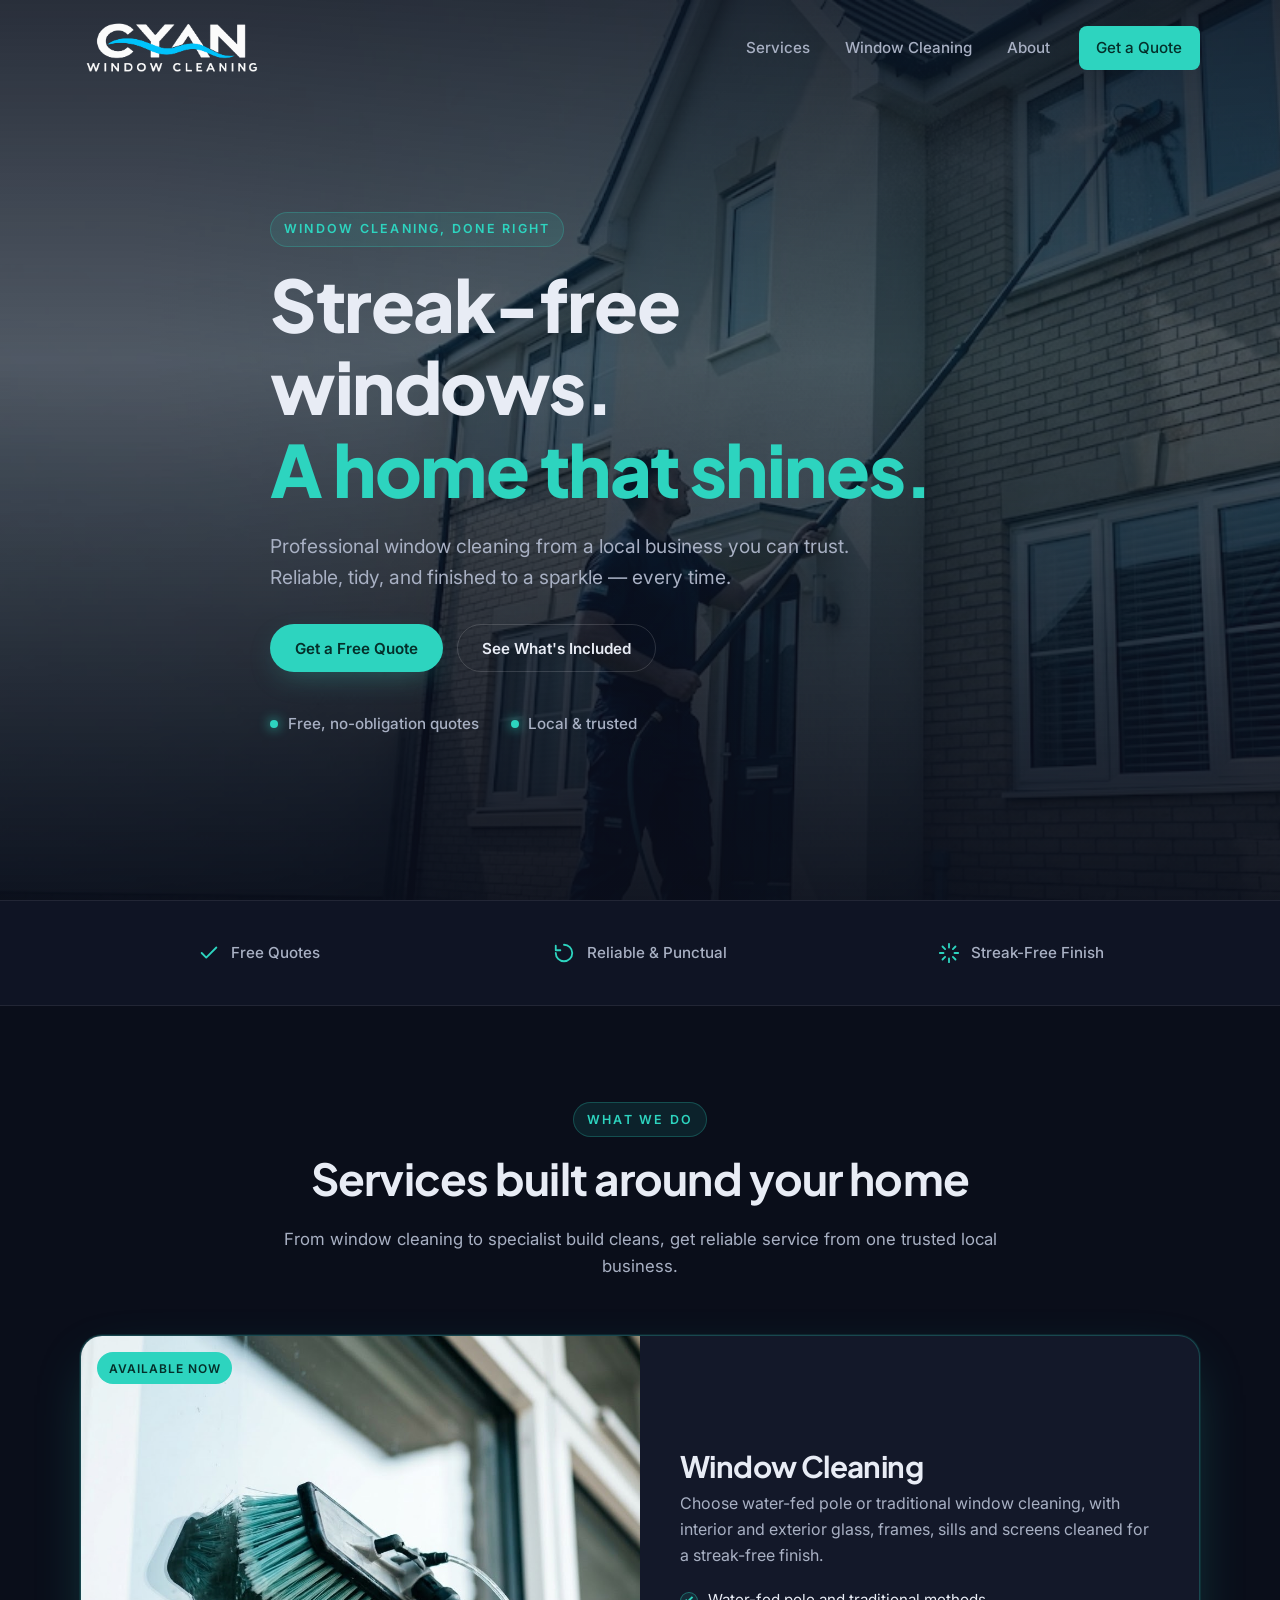
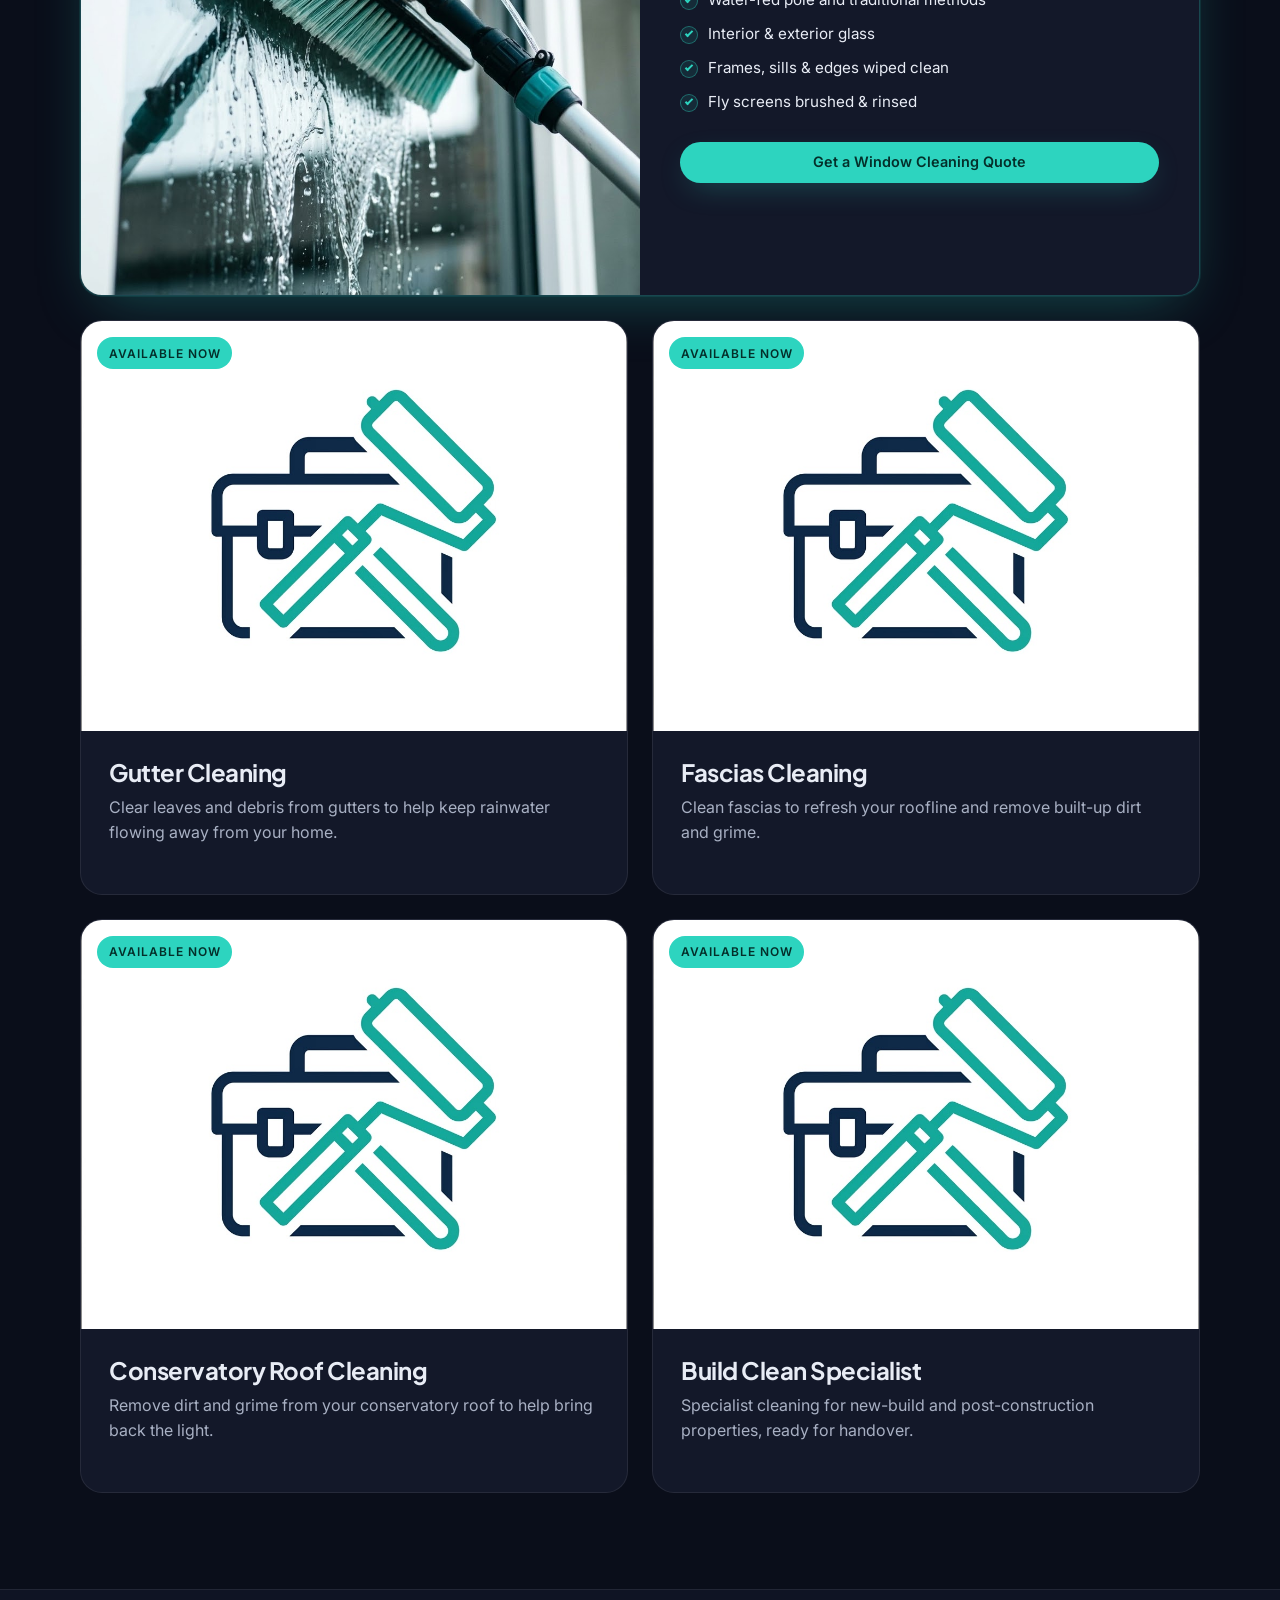
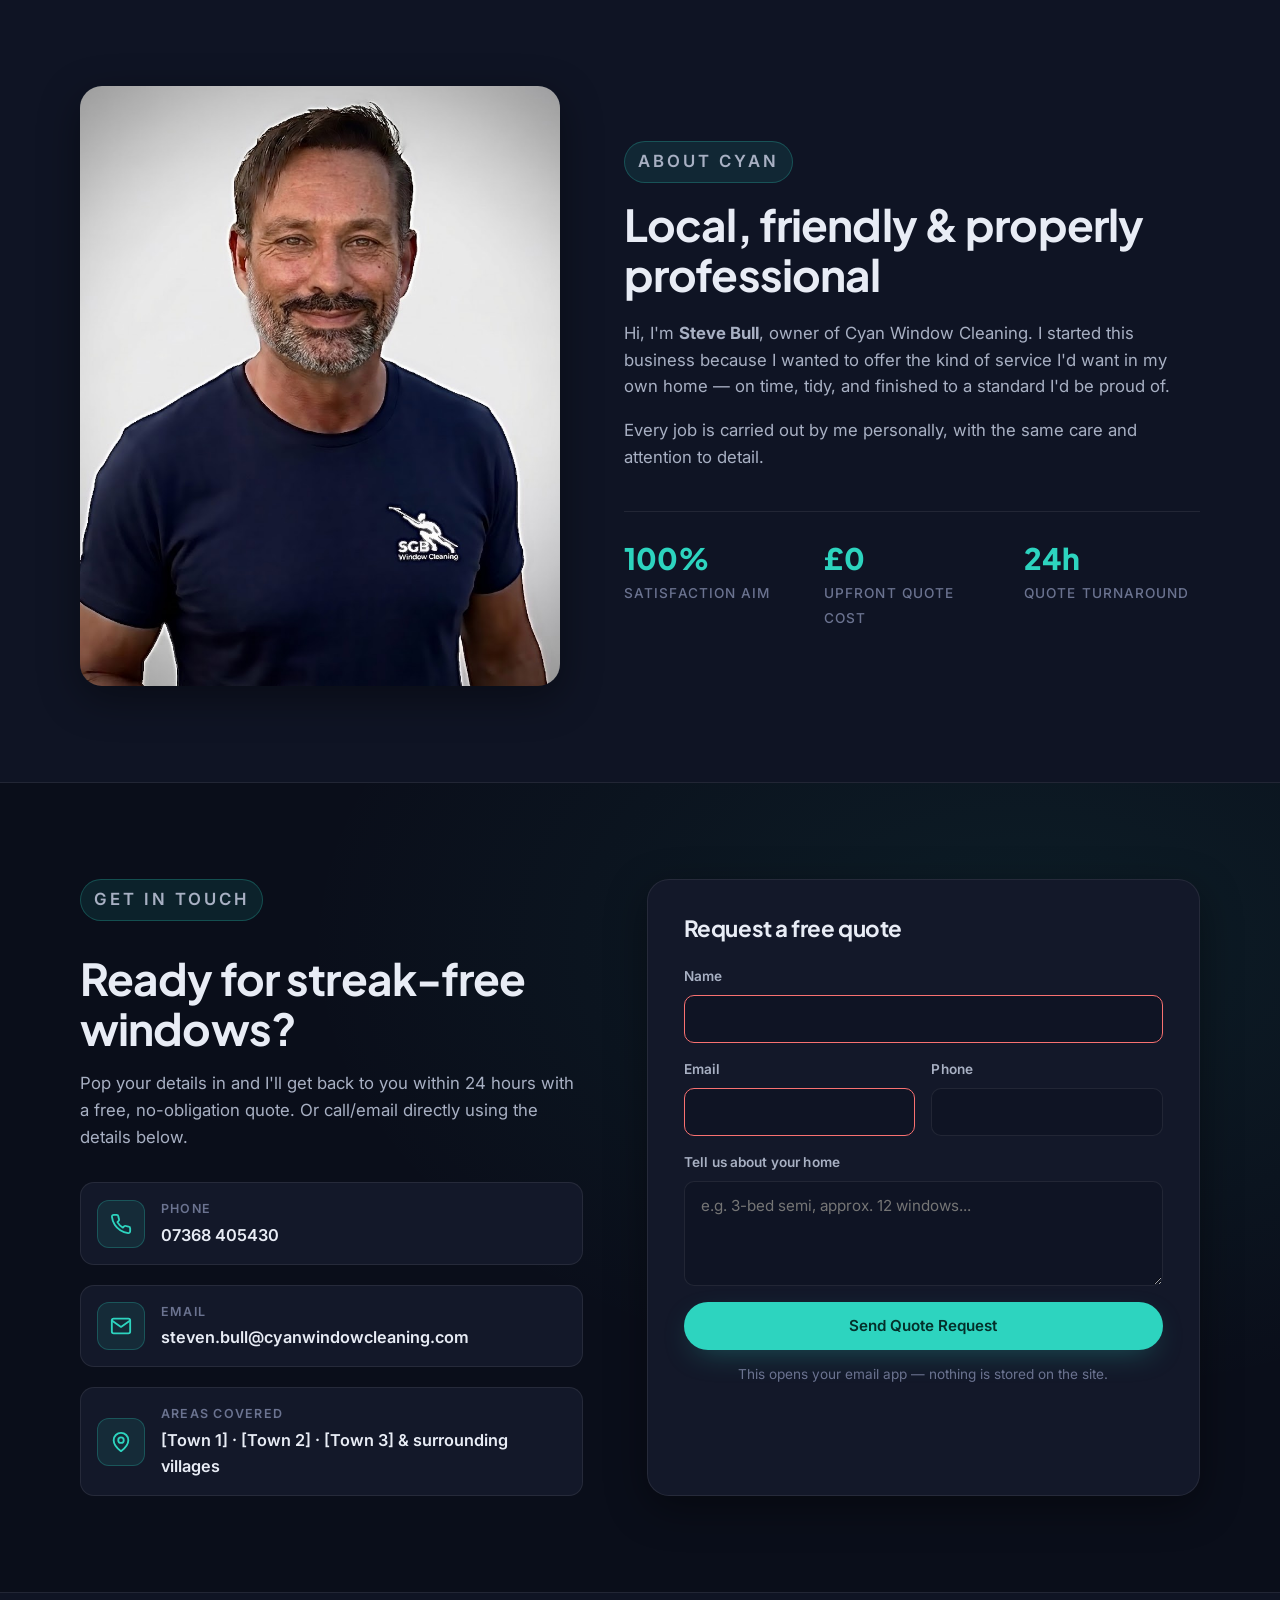
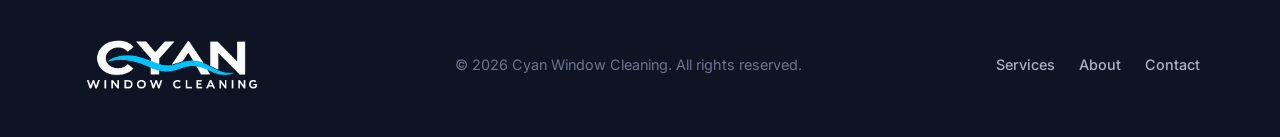
<file: index.html>
<!DOCTYPE html>
<html lang="en">
<head>
    <meta charset="UTF-8">
    <meta name="viewport" content="width=device-width, initial-scale=1.0">
    <meta name="description" content="Cyan Window Cleaning - Professional window cleaning services. Streak-free windows, reliable service, free quotes.">
    <meta name="theme-color" content="#0a0e1a">
    <title>Cyan Window Cleaning | Professional Window Cleaning</title>
    <link rel="icon" type="image/jpeg" href="assets/images/favicon.jpg">
    <link rel="preconnect" href="https://fonts.googleapis.com">
    <link rel="preconnect" href="https://fonts.gstatic.com" crossorigin>
    <link href="https://fonts.googleapis.com/css2?family=Inter:wght@400;500;600;700;800&family=Plus+Jakarta+Sans:wght@600;700;800&display=swap" rel="stylesheet">
    <link rel="stylesheet" href="css/style.css">
</head>
<body>

    <header class="site-header" id="site-header">
        <div class="container header-inner">
            <a href="#home" class="logo" aria-label="Home">
                <img src="assets/images/logo.png" alt="Home logo">
            </a>

            <nav class="nav" id="nav" aria-label="Primary">
                <a href="#services">Services</a>
                <a href="#window-cleaning">Window Cleaning</a>
                <a href="#about">About</a>
                <a href="#contact" class="nav-cta">Get a Quote</a>
            </nav>

            <button class="nav-toggle" id="nav-toggle" aria-label="Toggle menu" aria-expanded="false" aria-controls="nav">
                <span></span><span></span><span></span>
            </button>
        </div>
    </header>

    <main>

        <section class="hero" id="home">
            <div class="hero-bg" aria-hidden="true"></div>
            <div class="hero-overlay" aria-hidden="true"></div>

            <div class="container hero-inner">
                <p class="eyebrow">Window Cleaning, Done Right</p>
                <h1 class="hero-title">
                    Streak-free windows.<br>
                    <span class="accent">A home that shines.</span>
                </h1>
                <p class="hero-sub">
                    Professional window cleaning from a local business you can trust. Reliable, tidy, and finished to a sparkle &mdash; every time.
                </p>
                <div class="hero-actions">
                    <a href="#contact" class="btn btn-primary">Get a Free Quote</a>
                    <a href="#window-cleaning" class="btn btn-ghost">See What's Included</a>
                </div>

                <ul class="hero-points" aria-label="Service highlights">
                    <li><span class="dot"></span> Free, no-obligation quotes</li>
                    <li><span class="dot"></span> Local &amp; trusted</li>
                </ul>
            </div>
        </section>

        <section class="trust">
            <div class="container">
                <ul class="trust-strip">
                    <li>
                        <svg viewBox="0 0 24 24" fill="none" stroke="currentColor" stroke-width="2" stroke-linecap="round" stroke-linejoin="round" aria-hidden="true"><path d="M20 6 9 17l-5-5"/></svg>
                        <span>Free Quotes</span>
                    </li>
                    <li>
                        <svg viewBox="0 0 24 24" fill="none" stroke="currentColor" stroke-width="2" stroke-linecap="round" stroke-linejoin="round" aria-hidden="true"><path d="M3 12a9 9 0 1 0 9-9"/><path d="M3 4v5h5"/></svg>
                        <span>Reliable &amp; Punctual</span>
                    </li>
                    <li>
                        <svg viewBox="0 0 24 24" fill="none" stroke="currentColor" stroke-width="2" stroke-linecap="round" stroke-linejoin="round" aria-hidden="true"><path d="M12 2v4"/><path d="M12 18v4"/><path d="M4.93 4.93l2.83 2.83"/><path d="M16.24 16.24l2.83 2.83"/><path d="M2 12h4"/><path d="M18 12h4"/><path d="M4.93 19.07l2.83-2.83"/><path d="M16.24 7.76l2.83-2.83"/></svg>
                        <span>Streak-Free Finish</span>
                    </li>
                </ul>
            </div>
        </section>

        <section class="services" id="services">
            <div class="container">
                <div class="section-head">
                    <p class="eyebrow">What we do</p>
                    <h2>Services built around your home</h2>
                    <p class="section-lead">From window cleaning to specialist build cleans, get reliable service from one trusted local business.</p>
                </div>

                <div class="service-grid">
                    <article class="service-card service-card--featured" id="window-cleaning">
                        <div class="service-card-media">
                            <img src="assets/images/service-window.jpg" alt="Squeegee finishing a streak-free shine on a window">
                            <span class="service-badge">Available Now</span>
                        </div>
                        <div class="service-card-body">
                            <h3>Window Cleaning</h3>
                            <p>Choose water-fed pole or traditional window cleaning, with interior and exterior glass, frames, sills and screens cleaned for a streak-free finish.</p>
                            <ul class="check-list">
                                <li>Water-fed pole and traditional methods</li>
                                <li>Interior &amp; exterior glass</li>
                                <li>Frames, sills &amp; edges wiped clean</li>
                                <li>Fly screens brushed &amp; rinsed</li>
                            </ul>
                            <a href="#contact" class="btn btn-primary btn-sm">Get a Window Cleaning Quote</a>
                        </div>
                    </article>

                    <article class="service-card">
                        <div class="service-card-media">
                            <img src="assets/images/service-placeholder.jpg" alt="Gutter cleaning service">
                            <span class="service-badge">Available Now</span>
                        </div>
                        <div class="service-card-body">
                            <h3>Gutter Cleaning</h3>
                            <p>Clear leaves and debris from gutters to help keep rainwater flowing away from your home.</p>
                        </div>
                    </article>

                    <article class="service-card">
                        <div class="service-card-media">
                            <img src="assets/images/service-placeholder.jpg" alt="Fascias cleaning service">
                            <span class="service-badge">Available Now</span>
                        </div>
                        <div class="service-card-body">
                            <h3>Fascias Cleaning</h3>
                            <p>Clean fascias to refresh your roofline and remove built-up dirt and grime.</p>
                        </div>
                    </article>

                    <article class="service-card">
                        <div class="service-card-media">
                            <img src="assets/images/service-placeholder.jpg" alt="Conservatory roof cleaning service">
                            <span class="service-badge">Available Now</span>
                        </div>
                        <div class="service-card-body">
                            <h3>Conservatory Roof Cleaning</h3>
                            <p>Remove dirt and grime from your conservatory roof to help bring back the light.</p>
                        </div>
                    </article>

                    <article class="service-card">
                        <div class="service-card-media">
                            <img src="assets/images/service-placeholder.jpg" alt="Specialist build cleaning service">
                            <span class="service-badge">Available Now</span>
                        </div>
                        <div class="service-card-body">
                            <h3>Build Clean Specialist</h3>
                            <p>Specialist cleaning for new-build and post-construction properties, ready for handover.</p>
                        </div>
                    </article>
                </div>
            </div>
        </section>

        <section class="about" id="about">
            <div class="container about-inner">
                <div class="about-media">
                    <img src="assets/images/about.jpg" alt="Steve Bull, owner of Cyan Window Cleaning">
                    <div class="about-media-frame" aria-hidden="true"></div>
                </div>
                <div class="about-content">
                    <p class="eyebrow">About Cyan</p>
                    <h2>Local, friendly &amp; properly professional</h2>
                    <p>Hi, I'm <strong>Steve Bull</strong>, owner of Cyan Window Cleaning. I started this business because I wanted to offer the kind of service I'd want in my own home &mdash; on time, tidy, and finished to a standard I'd be proud of.</p>
                    <p>Every job is carried out by me personally, with the same care and attention to detail.</p>

                    <div class="about-stats">
                        <div>
                            <span class="stat">100%</span>
                            <span class="stat-label">Satisfaction aim</span>
                        </div>
                        <div>
                            <span class="stat">£0</span>
                            <span class="stat-label">Upfront quote cost</span>
                        </div>
                        <div>
                            <span class="stat">24h</span>
                            <span class="stat-label">Quote turnaround</span>
                        </div>
                    </div>
                </div>
            </div>
        </section>

        <section class="contact" id="contact">
            <div class="container contact-inner">
                <div class="contact-info">
                    <p class="eyebrow">Get in touch</p>
                    <h2>Ready for streak-free windows?</h2>
                    <p>Pop your details in and I'll get back to you within 24 hours with a free, no-obligation quote. Or call/email directly using the details below.</p>

                    <ul class="contact-list">
                        <li>
                            <span class="contact-icon contact-icon--svg" aria-hidden="true">
                                <svg viewBox="0 0 24 24" fill="none" stroke="currentColor" stroke-width="2" stroke-linecap="round" stroke-linejoin="round"><path d="M22 16.92v3a2 2 0 0 1-2.18 2 19.79 19.79 0 0 1-8.63-3.07 19.5 19.5 0 0 1-6-6 19.79 19.79 0 0 1-3.07-8.67A2 2 0 0 1 4.11 2h3a2 2 0 0 1 2 1.72 12.84 12.84 0 0 0 .7 2.81 2 2 0 0 1-.45 2.11L8.09 9.91a16 16 0 0 0 6 6l1.27-1.27a2 2 0 0 1 2.11-.45 12.84 12.84 0 0 0 2.81.7A2 2 0 0 1 22 16.92z"/></svg>
                            </span>
                            <div>
                                <span class="contact-label">Phone</span>
                                <a href="tel:+447368405430" class="contact-value">07368 405430</a>
                            </div>
                        </li>
                        <li>
                            <span class="contact-icon contact-icon--svg" aria-hidden="true">
                                <svg viewBox="0 0 24 24" fill="none" stroke="currentColor" stroke-width="2" stroke-linecap="round" stroke-linejoin="round"><path d="M4 4h16c1.1 0 2 .9 2 2v12c0 1.1-.9 2-2 2H4c-1.1 0-2-.9-2-2V6c0-1.1.9-2 2-2z"/><polyline points="22,6 12,13 2,6"/></svg>
                            </span>
                            <div>
                                <span class="contact-label">Email</span>
                                <a href="mailto:steven.bull@cyanwindowcleaning.com" class="contact-value">steven.bull@cyanwindowcleaning.com</a>
                            </div>
                        </li>
                        <li>
                            <span class="contact-icon contact-icon--svg" aria-hidden="true">
                                <svg viewBox="0 0 24 24" fill="none" stroke="currentColor" stroke-width="2" stroke-linecap="round" stroke-linejoin="round"><path d="M20 10c0 6-8 12-8 12s-8-6-8-12a8 8 0 0 1 16 0z"/><circle cx="12" cy="10" r="3"/></svg>
                            </span>
                            <div>
                                <span class="contact-label">Areas covered</span>
                                <span class="contact-value">[Town 1] &middot; [Town 2] &middot; [Town 3] &amp; surrounding villages</span>
                            </div>
                        </li>
                    </ul>
                </div>

                <form class="contact-form" id="contact-form" novalidate>
                    <h3>Request a free quote</h3>

                    <div class="field">
                        <label for="name">Name</label>
                        <input type="text" id="name" name="name" required autocomplete="name">
                    </div>

                    <div class="field-row">
                        <div class="field">
                            <label for="email">Email</label>
                            <input type="email" id="email" name="email" required autocomplete="email">
                        </div>
                        <div class="field">
                            <label for="phone">Phone</label>
                            <input type="tel" id="phone" name="phone" autocomplete="tel">
                        </div>
                    </div>

                    <div class="field">
                        <label for="message">Tell us about your home</label>
                        <textarea id="message" name="message" rows="4" placeholder="e.g. 3-bed semi, approx. 12 windows..."></textarea>
                    </div>

                    <button type="submit" class="btn btn-primary btn-block">Send Quote Request</button>
                    <p class="form-note">This opens your email app &mdash; nothing is stored on the site.</p>
                </form>
            </div>
        </section>

    </main>

    <footer class="site-footer">
        <div class="container footer-inner">
            <div class="footer-brand">
                <img src="assets/images/logo.png" alt="Cyan Window Cleaning">
            </div>
            <p>&copy; <span id="year"></span> Cyan Window Cleaning. All rights reserved.</p>
            <ul class="footer-links">
                <li><a href="#services">Services</a></li>
                <li><a href="#about">About</a></li>
                <li><a href="#contact">Contact</a></li>
            </ul>
        </div>
    </footer>

    <script src="js/main.js"></script>
</body>
</html>
</file>
<file: css/style.css>
/* ==========================================================================
   Cyan Window Cleaning - Stylesheet
   Design: Dark modern, charcoal base, teal accent
   ========================================================================== */

:root {
    --bg: #0a0e1a;
    --bg-2: #0f1424;
    --bg-3: #161c2e;
    --surface: #131829;
    --surface-2: #1a2138;
    --line: rgba(255, 255, 255, 0.08);
    --line-strong: rgba(255, 255, 255, 0.14);

    --text: #e8ecf5;
    --text-soft: #a8b0c3;
    --text-mute: #6b7390;

    --accent: #2dd4bf;
    --accent-2: #06b6d4;
    --accent-glow: rgba(45, 212, 191, 0.35);
    --accent-soft: rgba(45, 212, 191, 0.1);

    --danger: #f87171;
    --warning: #fbbf24;

    --radius: 14px;
    --radius-sm: 10px;
    --radius-lg: 22px;

    --shadow-sm: 0 4px 12px rgba(0, 0, 0, 0.3);
    --shadow: 0 12px 40px rgba(0, 0, 0, 0.4);
    --shadow-glow: 0 0 60px var(--accent-glow);

    --max-w: 1200px;
    --gutter: clamp(20px, 4vw, 40px);

    --font-body: 'Inter', system-ui, -apple-system, 'Segoe UI', Roboto, sans-serif;
    --font-display: 'Plus Jakarta Sans', 'Inter', system-ui, sans-serif;
}

/* ==========================================================================
   Reset & base
   ========================================================================== */
*,
*::before,
*::after {
    box-sizing: border-box;
}

html {
    scroll-behavior: smooth;
    -webkit-text-size-adjust: 100%;
}

body {
    margin: 0;
    font-family: var(--font-body);
    font-size: 16px;
    line-height: 1.6;
    color: var(--text);
    background: var(--bg);
    -webkit-font-smoothing: antialiased;
    -moz-osx-font-smoothing: grayscale;
    overflow-x: hidden;
}

img,
svg {
    display: block;
    max-width: 100%;
    height: auto;
}

a {
    color: var(--accent);
    text-decoration: none;
    transition: color 0.2s ease;
}

a:hover {
    color: var(--accent-2);
}

ul {
    margin: 0;
    padding: 0;
    list-style: none;
}

h1, h2, h3, h4 {
    font-family: var(--font-display);
    font-weight: 700;
    line-height: 1.15;
    margin: 0 0 0.5em;
    letter-spacing: -0.02em;
}

p {
    margin: 0 0 1em;
}

/* Selection */
::selection {
    background: var(--accent);
    color: var(--bg);
}

/* ==========================================================================
   Layout helpers
   ========================================================================== */
.container {
    width: 100%;
    max-width: var(--max-w);
    margin: 0 auto;
    padding: 0 var(--gutter);
}

.eyebrow {
    display: inline-block;
    font-size: 0.78rem;
    font-weight: 600;
    text-transform: uppercase;
    letter-spacing: 0.18em;
    color: var(--accent);
    margin: 0 0 1rem;
    padding: 0.4rem 0.8rem;
    background: var(--accent-soft);
    border: 1px solid rgba(45, 212, 191, 0.25);
    border-radius: 999px;
}

.accent {
    color: var(--accent);
}

.section-head {
    max-width: 720px;
    margin: 0 auto 3.5rem;
    text-align: center;
}

.section-head h2 {
    font-size: clamp(1.9rem, 4vw, 2.75rem);
}

.section-lead {
    color: var(--text-soft);
    font-size: 1.05rem;
    margin: 0;
}

/* ==========================================================================
   Buttons
   ========================================================================== */
.btn {
    display: inline-flex;
    align-items: center;
    justify-content: center;
    gap: 0.5rem;
    padding: 0.95rem 1.5rem;
    font-family: inherit;
    font-size: 0.95rem;
    font-weight: 600;
    line-height: 1;
    border-radius: 999px;
    border: 1px solid transparent;
    cursor: pointer;
    text-decoration: none;
    transition: transform 0.15s ease, background 0.2s ease, border-color 0.2s ease, box-shadow 0.2s ease, color 0.2s ease;
    white-space: nowrap;
}

.btn:hover {
    transform: translateY(-1px);
}

.btn-primary {
    background: var(--accent);
    color: #042f2a;
    box-shadow: 0 10px 30px -10px var(--accent-glow);
}

.btn-primary:hover {
    background: var(--accent-2);
    color: #042f2a;
    box-shadow: 0 12px 36px -8px var(--accent-glow);
}

.btn-ghost {
    background: transparent;
    color: var(--text);
    border-color: var(--line-strong);
}

.btn-ghost:hover {
    background: var(--surface);
    border-color: var(--accent);
    color: var(--text);
}

.btn-sm {
    padding: 0.75rem 1.15rem;
    font-size: 0.9rem;
}

.btn-block {
    width: 100%;
}

/* ==========================================================================
   Header
   ========================================================================== */
.site-header {
    position: fixed;
    top: 0;
    left: 0;
    right: 0;
    z-index: 100;
    padding: 1rem 0;
    background: transparent;
    transition: background 0.3s ease, backdrop-filter 0.3s ease, border-color 0.3s ease, padding 0.3s ease;
    border-bottom: 1px solid transparent;
}

.site-header.is-scrolled {
    background: rgba(10, 14, 26, 0.85);
    backdrop-filter: blur(14px);
    -webkit-backdrop-filter: blur(14px);
    border-bottom-color: var(--line);
    padding: 0.6rem 0;
}

.header-inner {
    display: flex;
    align-items: center;
    justify-content: space-between;
    gap: 1rem;
}

.logo {
    display: inline-flex;
    align-items: center;
    gap: 0.65rem;
    color: var(--text);
    font-family: var(--font-display);
    font-weight: 800;
    font-size: 1.05rem;
    letter-spacing: -0.01em;
}

.logo img {
    width: 180px;
    height: 64px;
    object-fit: contain;
    object-position: left center;
}

.logo span {
    color: var(--text);
    font-weight: 400;
}

.logo span strong {
    font-weight: 700;
    margin-right: 0.4rem;
}

.logo span strong::after {
    content: '|';
    margin-left: 0.4rem;
    font-weight: 400;
}

.nav {
    display: flex;
    align-items: center;
    gap: 0.4rem;
}

.nav a {
    color: var(--text-soft);
    font-weight: 500;
    font-size: 0.95rem;
    padding: 0.55rem 0.9rem;
    border-radius: 8px;
    transition: color 0.2s ease, background 0.2s ease;
}

.nav a:hover {
    color: var(--text);
    background: var(--surface);
}

.nav .nav-cta {
    margin-left: 0.5rem;
    color: #042f2a;
    background: var(--accent);
    padding: 0.6rem 1.1rem;
}

.nav .nav-cta:hover {
    background: var(--accent-2);
    color: #042f2a;
}

.nav-toggle {
    display: none;
    width: 44px;
    height: 44px;
    background: transparent;
    border: 1px solid var(--line-strong);
    border-radius: 10px;
    cursor: pointer;
    padding: 0;
    position: relative;
}

.nav-toggle span {
    display: block;
    position: absolute;
    left: 11px;
    width: 20px;
    height: 2px;
    background: var(--text);
    border-radius: 2px;
    transition: transform 0.25s ease, opacity 0.2s ease, top 0.25s ease;
}

.nav-toggle span:nth-child(1) { top: 14px; }
.nav-toggle span:nth-child(2) { top: 21px; }
.nav-toggle span:nth-child(3) { top: 28px; }

.nav-toggle[aria-expanded="true"] span:nth-child(1) {
    top: 21px;
    transform: rotate(45deg);
}
.nav-toggle[aria-expanded="true"] span:nth-child(2) {
    opacity: 0;
}
.nav-toggle[aria-expanded="true"] span:nth-child(3) {
    top: 21px;
    transform: rotate(-45deg);
}

/* ==========================================================================
   Hero
   ========================================================================== */
.hero {
    position: relative;
    min-height: 100vh;
    min-height: 100svh;
    display: flex;
    align-items: center;
    padding: 8rem 0 5rem;
    overflow: hidden;
    isolation: isolate;
}

.hero-bg {
    position: absolute;
    inset: 0;
    background: url('../assets/images/hero.jpg') center/cover no-repeat;
    z-index: -2;
    transform: scale(1.05);
    animation: heroZoom 18s ease-out forwards;
}

@keyframes heroZoom {
    to { transform: scale(1); }
}

.hero-overlay {
    position: absolute;
    inset: 0;
    z-index: -1;
    background:
        linear-gradient(180deg, rgba(10, 14, 26, 0.85) 0%, rgba(10, 14, 26, 0.65) 40%, rgba(10, 14, 26, 0.95) 100%),
        radial-gradient(ellipse at 70% 30%, rgba(45, 212, 191, 0.18), transparent 60%);
}

.hero-inner {
    max-width: 820px;
    position: relative;
}

.hero-title {
    font-size: clamp(2.4rem, 6vw, 4.5rem);
    font-weight: 800;
    margin: 0 0 1.25rem;
}

.hero-sub {
    font-size: clamp(1.05rem, 1.6vw, 1.2rem);
    color: var(--text-soft);
    max-width: 600px;
    margin: 0 0 2rem;
}

.hero-actions {
    display: flex;
    flex-wrap: wrap;
    gap: 0.9rem;
    margin-bottom: 2.5rem;
}

.hero-points {
    display: flex;
    flex-wrap: wrap;
    gap: 1.5rem 2rem;
    color: var(--text-soft);
    font-size: 0.95rem;
    font-weight: 500;
}

.hero-points li {
    display: flex;
    align-items: center;
    gap: 0.6rem;
}

.dot {
    width: 8px;
    height: 8px;
    border-radius: 50%;
    background: var(--accent);
    box-shadow: 0 0 12px var(--accent);
    flex-shrink: 0;
}

/* ==========================================================================
   Trust strip
   ========================================================================== */
.trust {
    padding: 2.5rem 0;
    background: var(--bg-2);
    border-top: 1px solid var(--line);
    border-bottom: 1px solid var(--line);
}

.trust-strip {
    display: grid;
    grid-template-columns: repeat(3, 1fr);
    gap: 1.5rem;
    align-items: center;
}

.trust-strip li {
    display: flex;
    align-items: center;
    justify-content: center;
    gap: 0.7rem;
    color: var(--text-soft);
    font-weight: 500;
    font-size: 0.95rem;
    text-align: center;
}

.trust-strip svg {
    width: 22px;
    height: 22px;
    color: var(--accent);
    flex-shrink: 0;
}

/* ==========================================================================
   Services
   ========================================================================== */
.services {
    padding: 6rem 0;
}

.service-grid {
    display: grid;
    grid-template-columns: repeat(2, 1fr);
    gap: 1.5rem;
}

.service-card {
    background: var(--surface);
    border: 1px solid var(--line);
    border-radius: var(--radius-lg);
    overflow: hidden;
    display: flex;
    flex-direction: column;
    transition: transform 0.25s ease, border-color 0.25s ease, box-shadow 0.25s ease;
}

.service-card:hover {
    transform: translateY(-4px);
    border-color: var(--line-strong);
    box-shadow: var(--shadow);
}

.service-card--featured {
    grid-column: 1 / -1;
    display: grid;
    grid-template-columns: 1fr 1fr;
    border-color: rgba(45, 212, 191, 0.25);
    box-shadow: 0 0 0 1px rgba(45, 212, 191, 0.1), 0 20px 60px -20px var(--accent-glow);
}

.service-card--featured:hover {
    border-color: rgba(45, 212, 191, 0.45);
}

.service-card-media {
    position: relative;
    aspect-ratio: 4 / 3;
    overflow: hidden;
    background: var(--bg-3);
}

.service-card--featured .service-card-media {
    aspect-ratio: auto;
    min-height: 100%;
}

.service-card-media img {
    width: 100%;
    height: 100%;
    object-fit: cover;
    transition: transform 0.5s ease;
}

.service-card:hover .service-card-media img {
    transform: scale(1.04);
}

.service-badge {
    position: absolute;
    top: 1rem;
    left: 1rem;
    padding: 0.4rem 0.75rem;
    font-size: 0.75rem;
    font-weight: 600;
    text-transform: uppercase;
    letter-spacing: 0.08em;
    background: var(--accent);
    color: #042f2a;
    border-radius: 999px;
    z-index: 1;
}

.service-badge--soon {
    background: rgba(15, 20, 36, 0.85);
    color: var(--accent);
    border: 1px solid rgba(45, 212, 191, 0.35);
    backdrop-filter: blur(8px);
    -webkit-backdrop-filter: blur(8px);
}

.service-card-body {
    padding: 1.75rem;
    display: flex;
    flex-direction: column;
    flex: 1;
}

.service-card--featured .service-card-body {
    padding: 2.5rem;
    justify-content: center;
}

.service-card-body h3 {
    font-size: 1.5rem;
    margin-bottom: 0.5rem;
}

.service-card--featured .service-card-body h3 {
    font-size: 1.85rem;
}

.service-card-body > p {
    color: var(--text-soft);
    margin-bottom: 1.25rem;
}

.check-list {
    margin: 0 0 1.75rem;
    display: grid;
    gap: 0.6rem;
}

.check-list li {
    position: relative;
    padding-left: 1.75rem;
    color: var(--text);
    font-size: 0.95rem;
}

.check-list li::before {
    content: '';
    position: absolute;
    left: 0;
    top: 4px;
    width: 18px;
    height: 18px;
    border-radius: 50%;
    background: var(--accent-soft);
    border: 1px solid rgba(45, 212, 191, 0.4);
}

.check-list li::after {
    content: '';
    position: absolute;
    left: 5px;
    top: 9px;
    width: 8px;
    height: 4px;
    border-left: 2px solid var(--accent);
    border-bottom: 2px solid var(--accent);
    transform: rotate(-45deg);
}

.muted {
    color: var(--text-mute) !important;
    font-size: 0.9rem;
    font-style: italic;
    margin-top: auto;
}

/* ==========================================================================
   About
   ========================================================================== */
.about {
    padding: 6rem 0;
    background: var(--bg-2);
    border-top: 1px solid var(--line);
    border-bottom: 1px solid var(--line);
}

.about-inner {
    display: grid;
    grid-template-columns: 1fr 1.2fr;
    gap: 4rem;
    align-items: center;
}

.about-media {
    position: relative;
    aspect-ratio: 4 / 5;
    border-radius: var(--radius-lg);
    overflow: hidden;
    box-shadow: var(--shadow);
}

.about-media img {
    width: 100%;
    height: 100%;
    object-fit: cover;
}

.about-media-frame {
    position: absolute;
    inset: 16px -16px -16px 16px;
    border: 2px solid var(--accent);
    border-radius: var(--radius-lg);
    z-index: -1;
    opacity: 0.5;
}

.about-content h2 {
    font-size: clamp(1.9rem, 4vw, 2.75rem);
    margin-bottom: 1.25rem;
}

.about-content p {
    color: var(--text-soft);
    font-size: 1.05rem;
}

.about-stats {
    display: grid;
    grid-template-columns: repeat(3, 1fr);
    gap: 1.5rem;
    margin-top: 2.5rem;
    padding-top: 2rem;
    border-top: 1px solid var(--line);
}

.stat {
    display: block;
    font-family: var(--font-display);
    font-size: 1.85rem;
    font-weight: 800;
    color: var(--accent);
    line-height: 1;
    margin-bottom: 0.4rem;
}

.stat-label {
    font-size: 0.85rem;
    color: var(--text-mute);
    text-transform: uppercase;
    letter-spacing: 0.08em;
    font-weight: 500;
}

/* ==========================================================================
   Contact
   ========================================================================== */
.contact {
    padding: 6rem 0;
    position: relative;
}

.contact::before {
    content: '';
    position: absolute;
    inset: 0;
    background: radial-gradient(ellipse at 80% 20%, rgba(45, 212, 191, 0.08), transparent 50%);
    pointer-events: none;
}

.contact-inner {
    display: grid;
    grid-template-columns: 1fr 1.1fr;
    gap: 4rem;
    position: relative;
}

.contact-info h2 {
    font-size: clamp(1.9rem, 4vw, 2.75rem);
    margin-bottom: 1rem;
}

.contact-info > p {
    color: var(--text-soft);
    font-size: 1.05rem;
    margin-bottom: 2rem;
}

.contact-list {
    display: grid;
    gap: 1.25rem;
}

.contact-list li {
    display: flex;
    align-items: center;
    gap: 1rem;
    padding: 1rem;
    background: var(--surface);
    border: 1px solid var(--line);
    border-radius: var(--radius);
    transition: border-color 0.2s ease, transform 0.2s ease;
}

.contact-list li:hover {
    border-color: rgba(45, 212, 191, 0.3);
    transform: translateX(4px);
}

.contact-icon {
    width: 48px;
    height: 48px;
    border-radius: 12px;
    background: var(--accent-soft);
    border: 1px solid rgba(45, 212, 191, 0.25);
    display: flex;
    align-items: center;
    justify-content: center;
    flex-shrink: 0;
    overflow: hidden;
    padding: 0;
}

.contact-icon--svg svg {
    width: 22px;
    height: 22px;
    color: var(--accent);
}

.contact-label {
    display: block;
    font-size: 0.78rem;
    color: var(--text-mute);
    text-transform: uppercase;
    letter-spacing: 0.1em;
    font-weight: 600;
    margin-bottom: 0.15rem;
}

.contact-value {
    display: block;
    color: var(--text);
    font-weight: 600;
    font-size: 1.02rem;
}

a.contact-value:hover {
    color: var(--accent);
}

/* Form */
.contact-form {
    background: var(--surface);
    border: 1px solid var(--line);
    border-radius: var(--radius-lg);
    padding: 2.25rem;
    box-shadow: var(--shadow);
}

.contact-form h3 {
    font-size: 1.4rem;
    margin-bottom: 1.5rem;
}

.field {
    display: flex;
    flex-direction: column;
    margin-bottom: 1rem;
}

.field-row {
    display: grid;
    grid-template-columns: 1fr 1fr;
    gap: 1rem;
}

.field label {
    font-size: 0.85rem;
    font-weight: 600;
    color: var(--text-soft);
    margin-bottom: 0.45rem;
    letter-spacing: 0.01em;
}

.field input,
.field select,
.field textarea {
    width: 100%;
    padding: 0.85rem 1rem;
    font-family: inherit;
    font-size: 0.95rem;
    color: var(--text);
    background: var(--bg-2);
    border: 1px solid var(--line);
    border-radius: var(--radius-sm);
    transition: border-color 0.2s ease, background 0.2s ease, box-shadow 0.2s ease;
    outline: none;
    -webkit-appearance: none;
    appearance: none;
}

.field select {
    background-image: url("data:image/svg+xml;charset=US-ASCII,%3Csvg xmlns='http://www.w3.org/2000/svg' viewBox='0 0 24 24' fill='none' stroke='%23a8b0c3' stroke-width='2' stroke-linecap='round' stroke-linejoin='round'%3E%3Cpolyline points='6 9 12 15 18 9'%3E%3C/polyline%3E%3C/svg%3E");
    background-repeat: no-repeat;
    background-position: right 1rem center;
    background-size: 16px;
    padding-right: 2.5rem;
}

.field input:focus,
.field select:focus,
.field textarea:focus {
    border-color: var(--accent);
    background: var(--bg-3);
    box-shadow: 0 0 0 4px var(--accent-soft);
}

.field textarea {
    resize: vertical;
    min-height: 100px;
    font-family: inherit;
}

.field input:invalid:not(:placeholder-shown),
.field input:invalid:not(:focus) {
    border-color: var(--danger);
}

.form-note {
    margin: 0.9rem 0 0;
    text-align: center;
    color: var(--text-mute);
    font-size: 0.85rem;
}

/* ==========================================================================
   Footer
   ========================================================================== */
.site-footer {
    padding: 2.5rem 0;
    background: var(--bg-2);
    border-top: 1px solid var(--line);
}

.footer-inner {
    display: flex;
    align-items: center;
    justify-content: space-between;
    flex-wrap: wrap;
    gap: 1rem;
}

.footer-brand {
    display: flex;
    align-items: center;
    gap: 0.65rem;
    color: var(--text);
    font-family: var(--font-display);
    font-weight: 800;
    font-size: 1.05rem;
    letter-spacing: -0.01em;
}

.footer-brand img {
    width: 180px;
    height: 64px;
    object-fit: contain;
    object-position: left center;
}

.site-footer p {
    margin: 0;
    color: var(--text-mute);
    font-size: 0.9rem;
}

.footer-links {
    display: flex;
    gap: 1.5rem;
}

.footer-links a {
    color: var(--text-soft);
    font-size: 0.9rem;
    font-weight: 500;
}

.footer-links a:hover {
    color: var(--accent);
}

/* ==========================================================================
   Responsive
   ========================================================================== */
@media (max-width: 960px) {
    .service-grid {
        grid-template-columns: 1fr;
    }

    .service-card--featured {
        grid-column: 1;
        grid-template-columns: 1fr;
    }

    .service-card--featured .service-card-body {
        padding: 1.75rem;
    }

    .about-inner,
    .contact-inner {
        grid-template-columns: 1fr;
        gap: 3rem;
    }

    .about-media {
        max-width: 480px;
        margin: 0 auto;
    }

    .trust-strip {
        grid-template-columns: repeat(2, 1fr);
        gap: 1.25rem;
    }
}

@media (max-width: 720px) {
    .nav {
        position: fixed;
        top: 70px;
        left: var(--gutter);
        right: var(--gutter);
        flex-direction: column;
        align-items: stretch;
        gap: 0.25rem;
        padding: 1rem;
        background: rgba(15, 20, 36, 0.95);
        backdrop-filter: blur(20px);
        -webkit-backdrop-filter: blur(20px);
        border: 1px solid var(--line);
        border-radius: var(--radius);
        box-shadow: var(--shadow);
        transform: translateY(-12px);
        opacity: 0;
        pointer-events: none;
        transition: transform 0.25s ease, opacity 0.2s ease;
    }

    .nav.is-open {
        transform: translateY(0);
        opacity: 1;
        pointer-events: auto;
    }

    .nav a {
        padding: 0.85rem 1rem;
        text-align: center;
    }

    .nav .nav-cta {
        margin: 0.4rem 0 0;
    }

    .nav-toggle {
        display: block;
    }

    .hero {
        padding: 7rem 0 4rem;
        min-height: auto;
    }

    .hero-actions {
        flex-direction: column;
        align-items: stretch;
    }

    .btn {
        width: 100%;
    }

    .field-row {
        grid-template-columns: 1fr;
    }

    .about-stats {
        grid-template-columns: 1fr;
        gap: 1.25rem;
    }

    .contact-form {
        padding: 1.5rem;
    }

    .footer-inner {
        flex-direction: column;
        text-align: center;
    }
}

@media (max-width: 480px) {
    .trust-strip {
        grid-template-columns: 1fr;
    }
}

/* ==========================================================================
   Accessibility
   ========================================================================== */
@media (prefers-reduced-motion: reduce) {
    *,
    *::before,
    *::after {
        animation-duration: 0.01ms !important;
        animation-iteration-count: 1 !important;
        transition-duration: 0.01ms !important;
        scroll-behavior: auto !important;
    }
}

:focus-visible {
    outline: 2px solid var(--accent);
    outline-offset: 3px;
    border-radius: 4px;
}

.sr-only {
    position: absolute;
    width: 1px;
    height: 1px;
    padding: 0;
    margin: -1px;
    overflow: hidden;
    clip: rect(0, 0, 0, 0);
    white-space: nowrap;
    border: 0;
}
</file>
